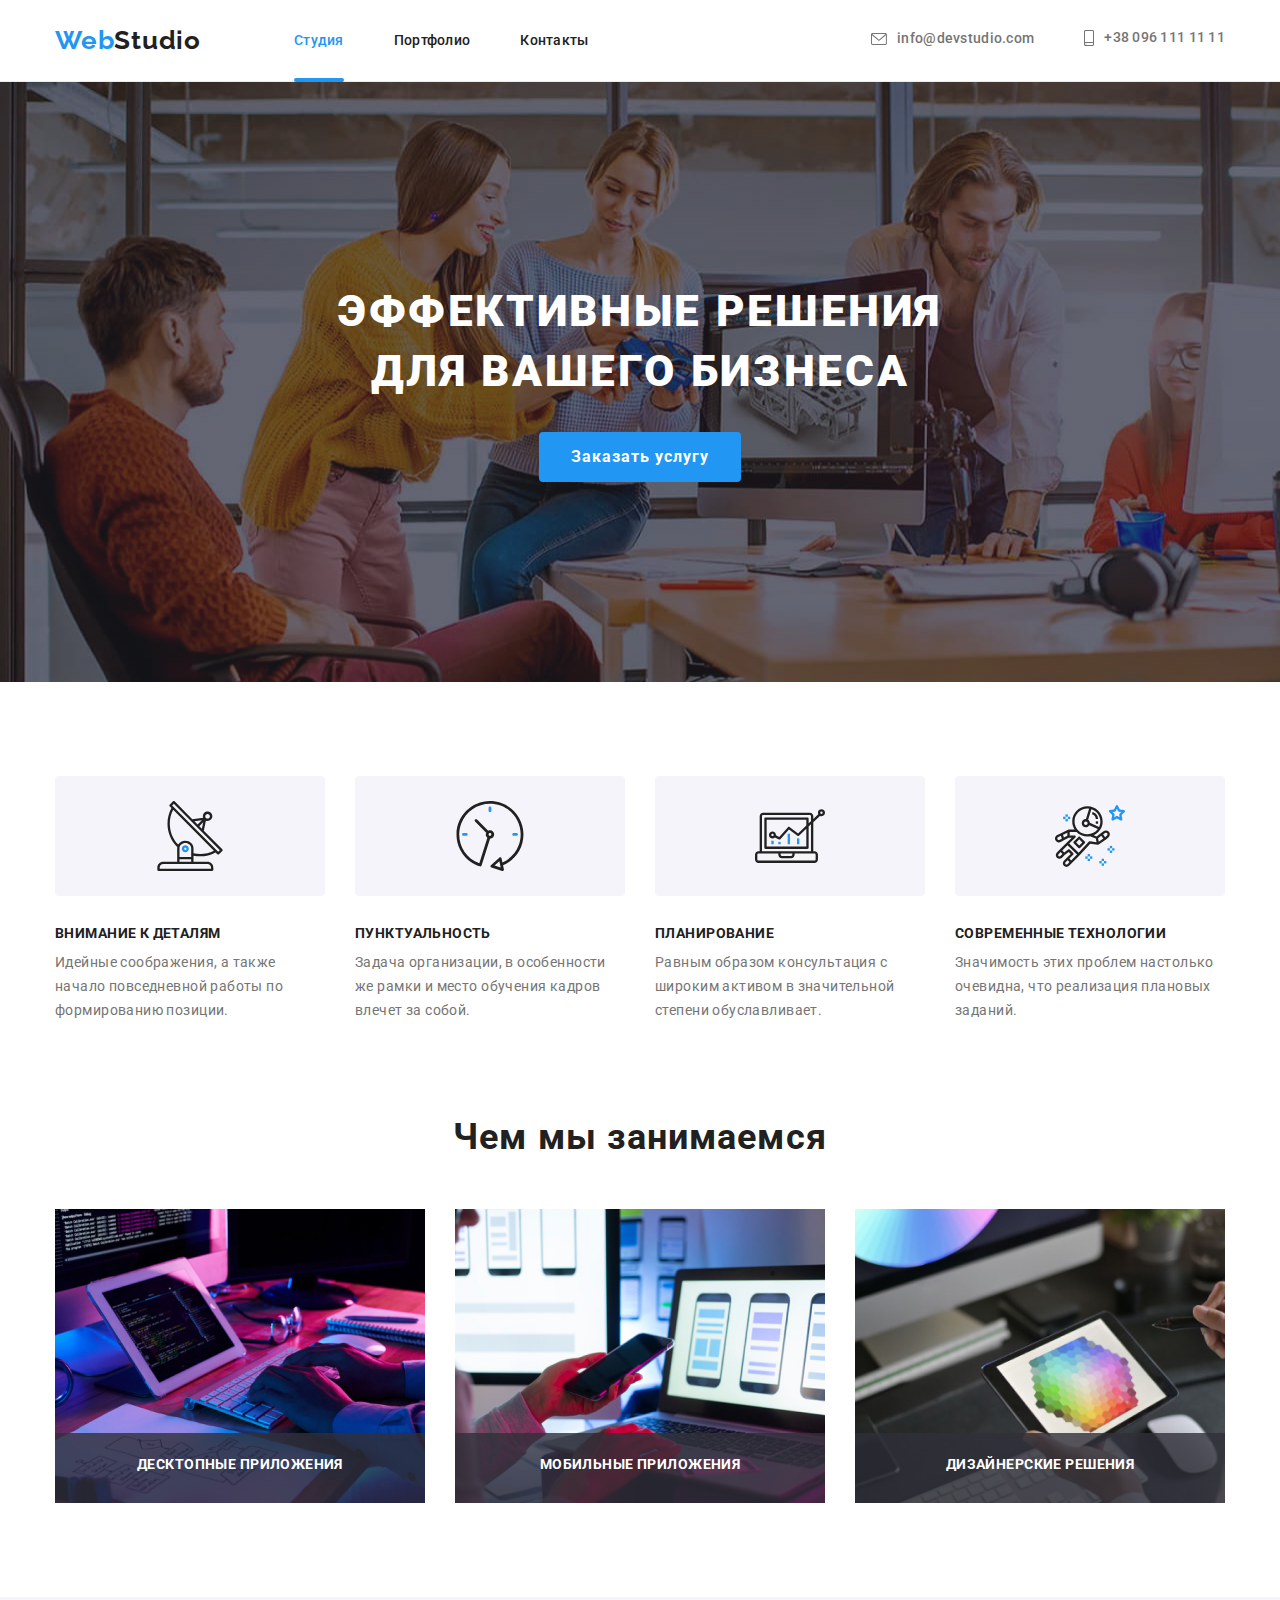
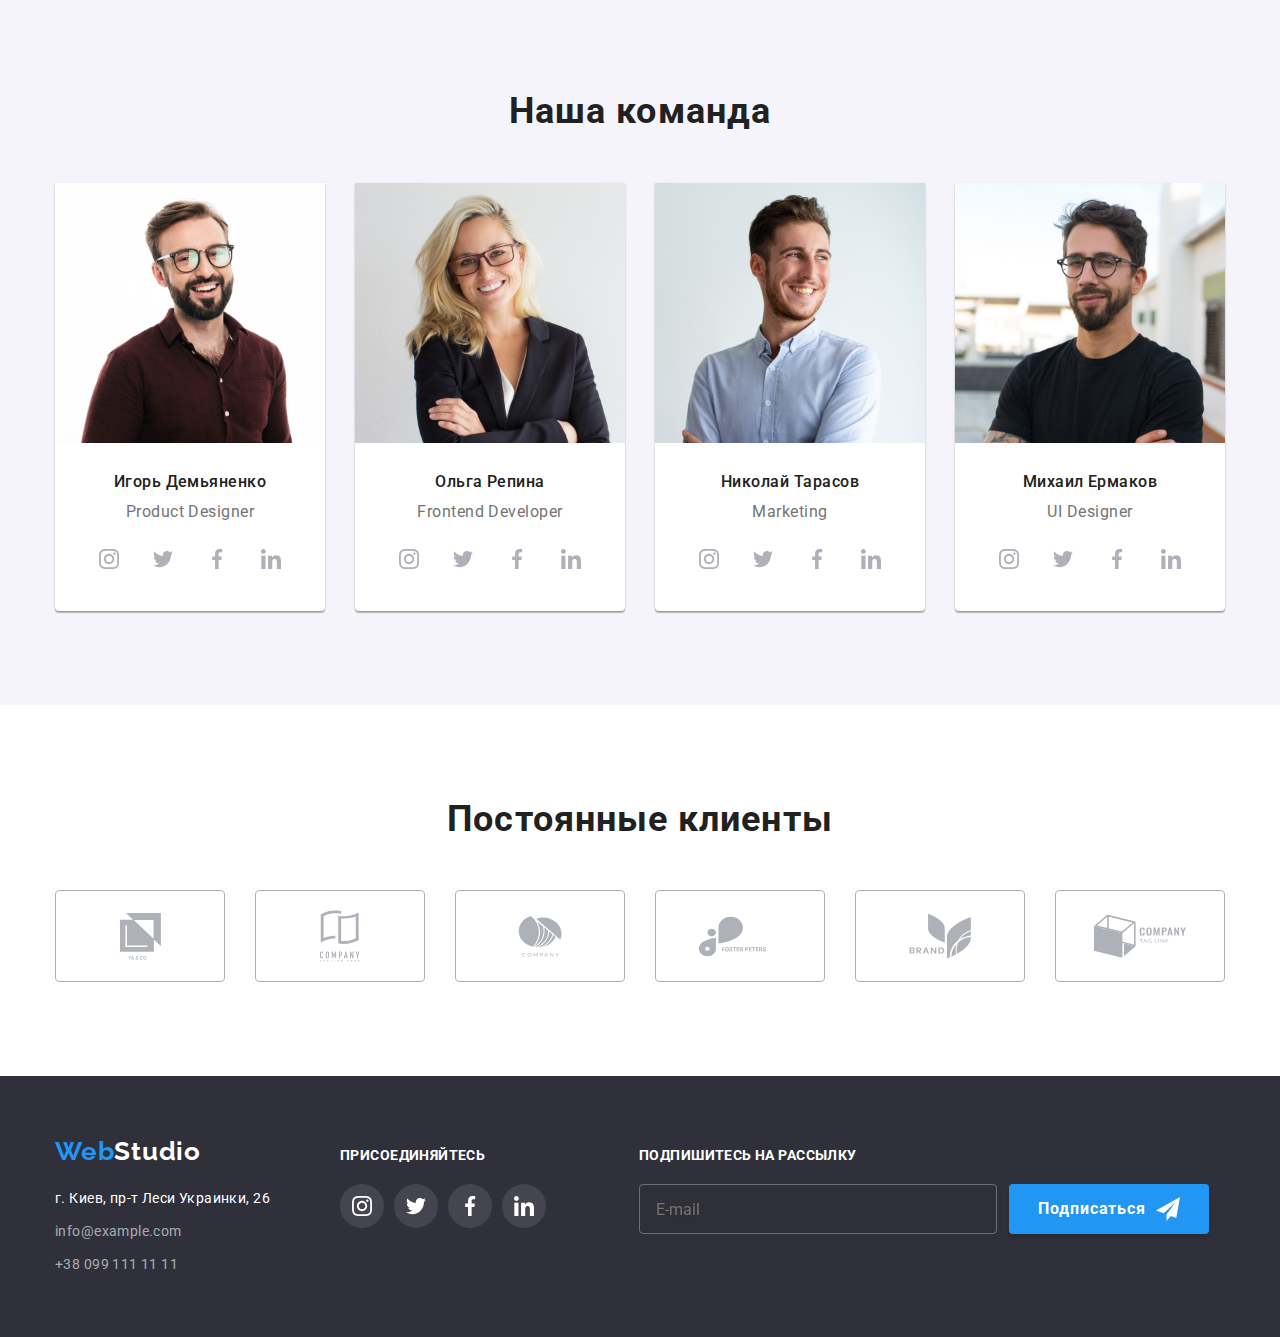
<file: index.html>
<!DOCTYPE html>
<html lang="ru">

<head>
  <meta charset="UTF-8" />
  <meta http-equiv="X-UA-Compatible" content="IE=edge" />
  <meta name="viewport" content="width=device-width, initial-scale=1.0" />
  <title>Document</title>
  <link rel="stylesheet"
    href="https://cdnjs.cloudflare.com/ajax/libs/modern-normalize/1.0.0/modern-normalize.min.css" />
  <link href="https://fonts.googleapis.com/css2?family=Raleway:wght@700&family=Roboto:wght@400;500;700;900&display=swap"
    rel="stylesheet" />
  <link rel="stylesheet" href="https://cdnjs.cloudflare.com/ajax/libs/animate.css/4.1.1/animate.min.css" />
  <link rel="stylesheet" href="https://cdnjs.cloudflare.com/ajax/libs/modern-normalize/1.0.0/modern-normalize.min.css"
    integrity="sha512-ISS7cAi1PEhQ8jnbJpJZMd29NlhNj4AWYyLOSp2CE/CsHxTCu+r+t0D2yoJudVrd0/8fTVPUVDzY5Tvli75u/g=="
    crossorigin="anonymous" />
  <link rel="stylesheet" href="./css/styles.css" />
</head>

<body>
  <header class="header">
    <div class="container header-container">
      <nav class="navigation">
        <a class="logo-link link animate__heartBeat" href="./index.html"><span class="logo-color">Web</span>Studio</a>
        <ul class="menu list">
          <li class="menu-item">
            <a class="menu-link navigation-studio-link current link" href="">Студия</a>
          </li>
          <li class="menu-item">
            <a class="menu-link navigation-portfolio-link link" href="./portfolio.html">Портфолио</a>
          </li>
          <li class="menu-item">
            <a class="menu-link navigation-contacts-link link" href="">Контакты</a>
          </li>
        </ul>
      </nav>
      <ul class="header-contacts list">
        <li class="header-contacts-link header-contacts-mail">
          <a class="contacts-link link" href="mailto:info@devstudio.com">
            <svg class="mail-icon header-icon">
              <use href="./images/icons.svg#mail"></use>
            </svg>info@devstudio.com
          </a>
        </li>
        <li class="header-contacts-link">
          <a class="contacts-link link" href="tel:+380961111111">
            <svg class="phone-icon header-icon">
              <use href="./images/icons.svg#smartphone"></use>
            </svg>+38 096 111 11 11
          </a>
        </li>
      </ul>
    </div>
  </header>
  <main>
    <section class="hero section">
      <div class="hero-container container">
        <h1 class="hero-title">Эффективные решения<br>для вашего бизнеса</h1>
        <button class="hero-btn" type="button" data-modal-open><span class="hero-text-btn">Заказать
            услугу</span></button>
      </div>
    </section>
    <section class="section">
      <div class="container">
        <h2 hidden>преимущества</h2>
        <ul class="advantages-list list">
          <li class="advantages-item">
            <div class="advantages-item-img">
              <svg class="advantages-item-icon">
                <use href="./images/icons.svg#antenna"></use>
              </svg>
            </div>
            <h3 class="advantages">Внимание к деталям</h3>
            <p class="advantages-description">
              Идейные соображения, а также начало повседневной работы по
              формированию позиции.
            </p>
          </li>
          <li class="advantages-item">
            <div class="advantages-item-img">
              <svg class="advantages-item-icon">
                <use href="./images/icons.svg#clock"></use>
              </svg>
            </div>
            <h3 class="advantages">Пунктуальность</h3>
            <p class="advantages-description">
              Задача организации, в особенности же рамки и место обучения кадров
              влечет за собой.
            </p>
          </li>
          <li class="advantages-item">
            <div class="advantages-item-img">
              <svg class="advantages-item-icon">
                <use href="./images/icons.svg#diagram"></use>
              </svg>
            </div>
            <h3 class="advantages">Планирование</h3>
            <p class="advantages-description">
              Равным образом консультация с широким активом в значительной
              степени обуславливает.
            </p>
          </li>
          <li class="advantages-item">
            <div class="advantages-item-img">
              <svg class="advantages-item-icon">
                <use href="./images/icons.svg#astronaut"></use>
              </svg>
            </div>
            <h3 class="advantages">Современные технологии</h3>
            <p class="advantages-description">
              Значимость этих проблем настолько очевидна, что реализация
              плановых заданий.
            </p>
          </li>
        </ul>
      </div>
    </section>
    <section class="description section">
      <div class="container">
        <h2 class="description-img-section">Чем мы занимаемся</h2>
        <ul class="description-list list">
          <li class="description-list-item">
            <img src="./images/work/img.jpg" alt="человек работает за планшетом" width="370" height="294" />
            <p class="overlay-description">Десктопные приложения</p>
          </li>
          <li class="description-list-item">
            <img src="./images/work/img-1.jpg" alt="человек работает за ноутбуком" width="370" height="294" />
            <p class="overlay-description">Мобильные приложения</p>
          </li>
          <li class="description-list-item">
            <img src="./images/work/img-2.jpg" alt="человек работает за планшетом" width="370" height="294" />
            <p class="overlay-description">Дизайнерские решения</p>
          </li>
        </ul>
      </div>
    </section>
    <section class="team section">
      <div class="container">
        <h2 class="team-section">Наша команда</h2>
        <ul class="team-list list">
          <li class="team-list-item">
            <img src="./images/team/ighor.jpg" alt="Игорь Демьяненко" width="270" height="260" />
            <div class="team-names">
              <h3 class="team-name">Игорь Демьяненко</h3>
              <p class="team-description" lang="en">Product Designer</p>
              <ul class="team-social-links list">
                <li class="social-links-item">
                  <a class="team-link link" href="">
                    <svg class="link-logo">
                      <use href="./images/icons.svg#instagram"></use>
                    </svg>
                  </a>
                </li>
                <li class="social-links-item">
                  <a class="team-link link" href="">
                    <svg class="link-logo">
                      <use href="./images/icons.svg#twitter"></use>
                    </svg>
                  </a>
                </li>
                <li class="social-links-item">
                  <a class="team-link link" href="">
                    <svg class="link-logo">
                      <use href="./images/icons.svg#facebook"></use>
                    </svg>
                  </a>
                </li>
                <li class="social-links-item">
                  <a class="team-link link" href="">
                    <svg class="link-logo">
                      <use href="./images/icons.svg#linkedin"></use>
                    </svg>
                  </a>
                </li>
              </ul>
            </div>
          </li>
          <li class="team-list-item">
            <img src="./images/team/olha.jpg" alt="Ольга Репина" width="270" height="260" />
            <div class="team-names">
              <h3 class="team-name">Ольга Репина</h3>
              <p class="team-description" lang="en">Frontend Developer</p>
              <ul class="team-social-links list">
                <li class="social-links-item">
                  <a class="team-link link" href="">
                    <svg class="link-logo">
                      <use href="./images/icons.svg#instagram"></use>
                    </svg>
                  </a>
                </li>
                <li class="social-links-item">
                  <a class="team-link link" href="">
                    <svg class="link-logo">
                      <use href="./images/icons.svg#twitter"></use>
                    </svg>
                  </a>
                </li>
                <li class="social-links-item">
                  <a class="team-link link" href="">
                    <svg class="link-logo">
                      <use href="./images/icons.svg#facebook"></use>
                    </svg>
                  </a>
                </li>
                <li class="social-links-item">
                  <a class="team-link link" href="">
                    <svg class="link-logo">
                      <use href="./images/icons.svg#linkedin"></use>
                    </svg>
                  </a>
                </li>
              </ul>
            </div>
          </li>
          <li class="team-list-item">
            <img src="./images/team/nikolai.jpg" alt="Николай Тарасов" width="270" height="260" />
            <div class="team-names">
              <h3 class="team-name">Николай Тарасов</h3>
              <p class="team-description" lang="en">Marketing</p>
              <ul class="team-social-links list">
                <li class="social-links-item">
                  <a class="team-link link" href="">
                    <svg class="link-logo">
                      <use href="./images/icons.svg#instagram"></use>
                    </svg>
                  </a>
                </li>
                <li class="social-links-item">
                  <a class="team-link link" href="">
                    <svg class="link-logo">
                      <use href="./images/icons.svg#twitter"></use>
                    </svg>
                  </a>
                </li>
                <li class="social-links-item">
                  <a class="team-link link" href="">
                    <svg class="link-logo">
                      <use href="./images/icons.svg#facebook"></use>
                    </svg>
                  </a>
                </li>
                <li class="social-links-item">
                  <a class="team-link link" href="">
                    <svg class="link-logo">
                      <use href="./images/icons.svg#linkedin"></use>
                    </svg>
                  </a>
                </li>
              </ul>
            </div>
          </li>
          <li class="team-list-item">
            <img src="./images/team/mikhail.jpg" alt="Михаил Ермаков" width="270" height="260" />
            <div class="team-names">
              <h3 class="team-name">Михаил Ермаков</h3>
              <p class="team-description" lang="en">UI Designer</p>
              <ul class="team-social-links list">
                <li class="social-links-item">
                  <a class="team-link link" href="">
                    <svg class="link-logo">
                      <use href="./images/icons.svg#instagram"></use>
                    </svg>
                  </a>
                </li>
                <li class="social-links-item">
                  <a class="team-link link" href="">
                    <svg class="link-logo">
                      <use href="./images/icons.svg#twitter"></use>
                    </svg>
                  </a>
                </li>
                <li class="social-links-item">
                  <a class="team-link link" href="">
                    <svg class="link-logo">
                      <use href="./images/icons.svg#facebook"></use>
                    </svg>
                  </a>
                </li>
                <li class="social-links-item">
                  <a class="team-link link" href="">
                    <svg class="link-logo">
                      <use href="./images/icons.svg#linkedin"></use>
                    </svg>
                  </a>
                </li>
              </ul>
            </div>
          </li>
        </ul>
      </div>
    </section>
    <section class="clients section">
      <h2 class="clients-title">Постоянные клиенты</h2>
      <ul class="clients-logo list">
        <li class="clients-logo-item">
          <a class="clients-link link" href="">
            <svg class="clients-img" width="41" height="47">
              <use href="./images/icons.svg#group"></use>
            </svg>
          </a>
        </li>
        <li class="clients-logo-item">
          <a class="clients-link link" href="">
            <svg class="clients-img" width="40" height="52">
              <use href="./images/icons.svg#group-1"></use>
            </svg>
          </a>
        </li>
        <li class="clients-logo-item">
          <a class="clients-link link" href="">
            <svg class="clients-img" width="44" height="42">
              <use href="./images/icons.svg#group-2"></use>
            </svg>
          </a>
        </li>
        <li class="clients-logo-item">
          <a class="clients-link link" href="">
            <svg class="clients-img" width="85" height="41">
              <use href="./images/icons.svg#group-3"></use>
            </svg>
          </a>
        </li>
        <li class="clients-logo-item">
          <a class="clients-link link" href="">
            <svg class="clients-img" width="63" height="46">
              <use href="./images/icons.svg#group-4"></use>
            </svg>
          </a>
        </li>
        <li class="clients-logo-item">
          <a class="clients-link link" href="">
            <svg class="clients-img" width="94" height="44">
              <use href="./images/icons.svg#group-5"></use>
            </svg>
          </a>
        </li>
      </ul>

    </section>
  </main>
  <footer class="footer">
    <div class="container footer-container">
      <div class="footer-contacts-container">
        <a class="link logo-footer" href="./index.html"><span class="logo-color">Web</span><span
            class="logo-color-footer">Studio</span></a>
        <address class="address">
          <ul class="list address-list">
            <li class="address-item">
              <a class="link footer-address" href="https://goo.gl/maps/gmyN3H9MREYgAvKb9" target="_blank"
                rel="noopener noreferrer">г. Киев, пр-т Леси Украинки, 26</a>
            </li>
            <li class="address-item">
              <a class="link footer-adds" href="mailto:info@example.com">info@example.com</a>
            </li>
            <li class="address-item">
              <a class="link footer-adds" href="tel:+380991111111">+38 099 111 11 11</a>
            </li>
          </ul>
        </address>
      </div>
      <div class="social-list-container">
        <h3 class="join">ПРИСОЕДИНЯЙТЕСЬ</h3>
        <ul class="social-list list">
          <li class="social-list-item">
            <a href="#" class="social-list-item-link link">
              <svg class="social-list-icon">
                <use href="./images/icons.svg#instagram"></use>
              </svg>
            </a>
          </li>
          <li class="social-list-item">
            <a href="#" class="social-list-item-link link">
              <svg class="social-list-icon">
                <use href="./images/icons.svg#twitter"></use>
              </svg>
            </a>
          </li>
          <li class="social-list-item">
            <a href="#" class="social-list-item-link link">
              <svg class="social-list-icon">
                <use href="./images/icons.svg#facebook"></use>
              </svg>
            </a>
          </li>
          <li class="social-list-item">
            <a href="#" class="social-list-item-link link">
              <svg class="social-list-icon">
                <use href="./images/icons.svg#linkedin"></use>
              </svg>
            </a>
          </li>
        </ul>
      </div>
      <div class="subscribe">
        <p class="subscribe-title">Подпишитесь на рассылку</p>
        <form action="#" class="footer-form">
          <input type="email" name="user-email" class="subscribe-mail" placeholder="E-mail" required>
          <button type="submit" class="subscribe-btn">Подписаться
            <svg class="send-icon">
              <use href="./images/icons.svg#send"></use>
            </svg>
          </button>
        </form>
      </div>
    </div>
  </footer>

  <!-- MODALS -->

  <div class="backdrop is-hidden" data-modal>
    <div class="modal">
      <button type="button" class="modal-close-btn" data-modal-close>
        <a href="#" class="close-btn-link link">
          <svg class="close-btn-icon">
            <use href="./images/icons.svg#close"></use>
          </svg>
        </a>
      </button>
      <form action="#" method="GET" class="modal-form">
        <p class="modal-form-head">Оставьте свои данные, мы вам перезвоним</p>
        <label class="modal-form-field">
          Имя
          <span class="modal-form-input-wrapper">
            <input type="text" name="user-name" class="modal-form-input" minlength="2" required placeholder="Yulia">
            <svg class="modal-form-icon">
              <use href="./images/icons.svg#name"></use>
            </svg>
          </span>
        </label>
        <label class="modal-form-field">
          Телефон
          <span class="modal-form-input-wrapper">
            <input type="tel" name="user-phone" class="modal-form-input" required
              pattern="[0-9]{3}-[0-9]{3}-[0-9]{2}-[0-9]{2}" title="096-1111111" placeholder="011-2223344">
            <svg class="modal-form-icon">
              <use href="./images/icons.svg#phone"></use>
            </svg>
          </span>
        </label>
        <label class="modal-form-field">
          Почта
          <span class="modal-form-input-wrapper">
            <input type="email" name="user-email" class="modal-form-input" placeholder="example@mail.com" required>
            <svg class="modal-form-icon">
              <use href="./images/icons.svg#email"></use>
            </svg>
          </span>
        </label>
        <label class="modal-form-field">
          Комментарий
          <textarea name="user-message" class="modal-form-message" placeholder="Введите текст"></textarea>
        </label>
        <input type="checkbox" name="user-policy" class="modal-form-checkbox visually-hidden" id="checkbox-policy"
          required>
        <label for="checkbox-policy" class="modal-form-checkbox-policy">Соглашаюсь с рассылкой и принимаю <a
            class="modal-form-policy-link" href="">Условия
            договора</a></label>
        <button type="submit" class="modal-form-btn">Отправить</button>
      </form>
    </div>
  </div>
  <script src="./js/modal.js"></script>
</body>

</html>
</file>
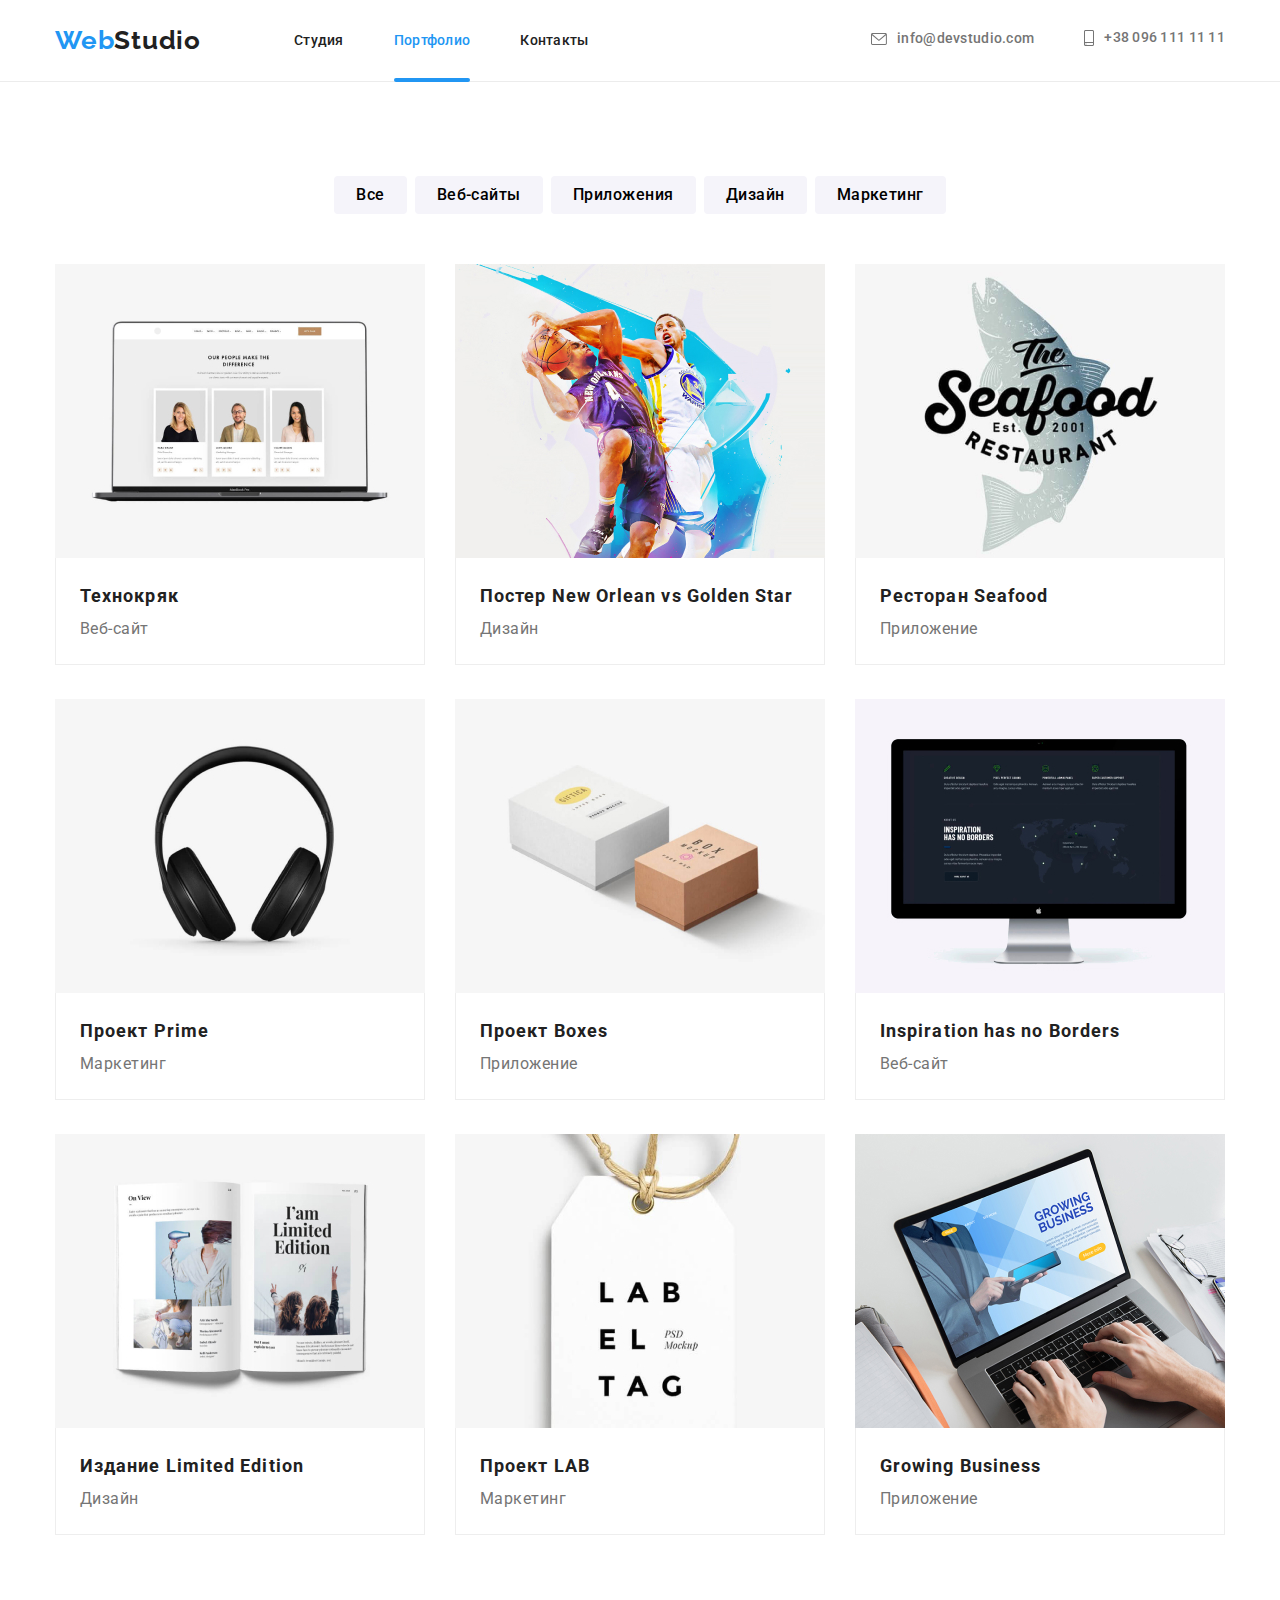
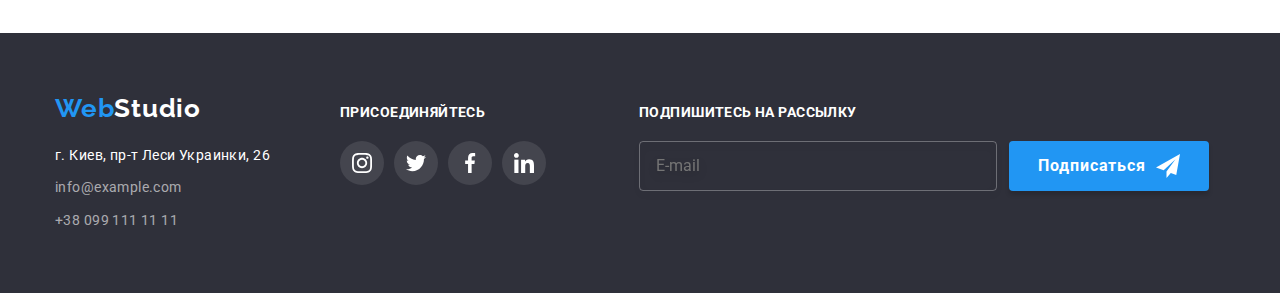
<file: portfolio.html>
<!DOCTYPE html>
<html lang="en">

<head>
  <meta charset="UTF-8" />
  <meta http-equiv="X-UA-Compatible" content="IE=edge" />
  <meta name="viewport" content="width=device-width, initial-scale=1.0" />
  <title>Document</title>
  <link rel="stylesheet"
    href="https://cdnjs.cloudflare.com/ajax/libs/modern-normalize/1.0.0/modern-normalize.min.css" />
  <link href="https://fonts.googleapis.com/css2?family=Raleway:wght@700&family=Roboto:wght@400;500;700;900&display=swap"
    rel="stylesheet" />
  <link rel="stylesheet" href="https://cdnjs.cloudflare.com/ajax/libs/animate.css/4.1.1/animate.min.css" />
  <link rel="stylesheet" href="https://cdnjs.cloudflare.com/ajax/libs/modern-normalize/1.0.0/modern-normalize.min.css"
    integrity="sha512-ISS7cAi1PEhQ8jnbJpJZMd29NlhNj4AWYyLOSp2CE/CsHxTCu+r+t0D2yoJudVrd0/8fTVPUVDzY5Tvli75u/g=="
    crossorigin="anonymous" />
  <link rel="stylesheet" href="./css/styles.css" />
</head>

<body>
  <header class="header">
    <div class="container header-container">
      <nav class="navigation">
        <a class="logo-link link" href="./index.html"><span class="logo-color">Web</span>Studio</a>
        <ul class="menu list">
          <li class="menu-item">
            <a class="menu-link navigation-studio-link link" href="./index.html">Студия</a>
          </li>
          <li class="menu-item">
            <a class="menu-link navigation-portfolio-link current link" href="">Портфолио</a>
          </li>
          <li class="menu-item">
            <a class="menu-link navigation-contacts-link link" href="">Контакты</a>
          </li>
        </ul>
      </nav>
      <ul class="header-contacts list">
        <li class="header-contacts-link header-contacts-mail">
          <a class="contacts-link link" href="mailto:info@devstudio.com">
            <svg class="mail-icon header-icon">
              <use href="./images/icons.svg#mail"></use>
            </svg>info@devstudio.com
          </a>
        </li>
        <li class="header-contacts-link">
          <a class="contacts-link link" href="tel:+380961111111">
            <svg class="phone-icon header-icon">
              <use href="./images/icons.svg#smartphone"></use>
            </svg>+38 096 111 11 11
          </a>
        </li>
      </ul>
    </div>
  </header>
  <main>
    <section class="portfolio-section section">
      <div class="container">
        <h1 hidden>портфолио</h1>
        <ul class="btn-container list">
          <li class="btn-list">
            <button class="portfolio-btns" type="button">Все</button>
          </li>
          <li class="btn-list">
            <button class="portfolio-btns" type="button">Веб-сайты</button>
          </li>
          <li class="btn-list">
            <button class="portfolio-btns" type="button">Приложения</button>
          </li>
          <li class="btn-list">
            <button class="portfolio-btns" type="button">Дизайн</button>
          </li>
          <li class="btn-list">
            <button class="portfolio-btns" type="button">Маркетинг</button>
          </li>
        </ul>
        <ul class="portfolio-list list">
          <li class="portfolio-list-item">
            <a href="" class="project-link link">
              <div class="portfolio-list-wrapper">
                <img src="./images/portfolio/portfolio1.jpg" alt="сайт Технокряка" width="370" height="294" />
                <p class="overlay">
                  Технокряк это современная площадка распространения коронавируса. Компании
                  используют эту платформу для цифрового шпионажа и атак на защищённые сервера
                  конкурентов.
                </p>
              </div>
              <div class="portfolio-project-name">
                <h2 class="portfolio-catalog">Технокряк</h2>
                <p class="portfolio-description">Веб-сайт</p>
              </div>
            </a>
          </li>
          <li class="portfolio-list-item">
            <a href="" class="project-link link">
              <div class="portfolio-list-wrapper">
                <img src="./images/portfolio/portfolio2.jpg" alt="Постер" width="370" height="294" />
                <p class="overlay">Технокряк это современная площадка распространения коронавируса. Компании
                  используют эту платформу для цифрового шпионажа и атак на защищённые сервера
                  конкурентов.</p>
              </div>
              <div class="portfolio-project-name">
                <h2 class="portfolio-catalog">Постер New Orlean vs Golden Star</h2>
                <p class="portfolio-description">Дизайн</p>
              </div>
            </a>
          </li>
          <li class="portfolio-list-item">
            <a href="" class="project-link link">
              <div class="portfolio-list-wrapper">
                <img src="./images/portfolio/portfolio3.jpg" alt="Лого ресторана" width="370" height="294" />
                <p class="overlay">Технокряк это современная площадка распространения коронавируса. Компании
                  используют эту платформу для цифрового шпионажа и атак на защищённые сервера
                  конкурентов.</p>
              </div>
              <div class="portfolio-project-name">
                <h2 class="portfolio-catalog">Ресторан Seafood</h2>
                <p class="portfolio-description">Приложение</p>
              </div>
            </a>
          </li>
          <li class="portfolio-list-item">
            <a href="" class="project-link link">
              <div class="portfolio-list-wrapper">
                <img src="./images/portfolio/portfolio4.jpg" alt="Наушники" width="370" height="294" />
                <p class="overlay">Технокряк это современная площадка распространения коронавируса. Компании
                  используют эту платформу для цифрового шпионажа и атак на защищённые сервера
                  конкурентов.</p>
              </div>
              <div class="portfolio-project-name">
                <h2 class="portfolio-catalog">Проект Prime</h2>
                <p class="portfolio-description">Маркетинг</p>
              </div>
            </a>
          </li>
          <li class="portfolio-list-item">
            <a href="" class="project-link link">
              <div class="portfolio-list-wrapper">
                <img src="./images/portfolio/portfolio5.jpg" alt="Две коробки" width="370" height="294" />
                <p class="overlay">Технокряк это современная площадка распространения коронавируса. Компании
                  используют эту платформу для цифрового шпионажа и атак на защищённые сервера
                  конкурентов.</p>
              </div>
              <div class="portfolio-project-name">
                <h2 class="portfolio-catalog">Проект Boxes</h2>
                <p class="portfolio-description">Приложение</p>
              </div>
            </a>
          </li>
          <li class="portfolio-list-item">
            <a href="" class="project-link link">
              <div class="portfolio-list-wrapper">
                <img src="./images/portfolio/portfolio6.jpg" alt="АйМак" width="370" height="294" />
                <p class="overlay">Технокряк это современная площадка распространения коронавируса. Компании
                  используют эту платформу для цифрового шпионажа и атак на защищённые сервера
                  конкурентов.</p>
              </div>
              <div class="portfolio-project-name">
                <h2 class="portfolio-catalog">Inspiration has no Borders</h2>
                <p class="portfolio-description">Веб-сайт</p>
              </div>
            </a>
          </li>
          <li class="portfolio-list-item">
            <a href="" class="project-link link">
              <div class="portfolio-list-wrapper">
                <img src="./images/portfolio/portfolio7.jpg" alt="Книга" width="370" height="294" />
                <p class="overlay">Технокряк это современная площадка распространения коронавируса. Компании
                  используют эту платформу для цифрового шпионажа и атак на защищённые сервера
                  конкурентов.</p>
              </div>
              <div class="portfolio-project-name">
                <h2 class="portfolio-catalog">Издание Limited Edition</h2>
                <p class="portfolio-description">Дизайн</p>
              </div>
            </a>
          </li>
          <li class="portfolio-list-item">
            <a href="" class="project-link link">
              <div class="portfolio-list-wrapper">
                <img src="./images/portfolio/portfolio8.jpg" alt="Бирка" width="370" height="294" />
                <p class="overlay">Технокряк это современная площадка распространения коронавируса. Компании
                  используют эту платформу для цифрового шпионажа и атак на защищённые сервера
                  конкурентов.</p>
              </div>
              <div class="portfolio-project-name">
                <h2 class="portfolio-catalog">Проект LAB</h2>
                <p class="portfolio-description">Маркетинг</p>
              </div>
            </a>
          </li>
          <li class="portfolio-list-item">
            <a href="" class="project-link link">
              <div class="portfolio-list-wrapper">
                <img src="./images/portfolio/portfolio9.jpg" alt="Человек работает на ноутбуке" width="370"
                  height="294" />
                <p class="overlay">Технокряк это современная площадка распространения коронавируса. Компании
                  используют эту платформу для цифрового шпионажа и атак на защищённые сервера
                  конкурентов.</p>
              </div>
              <div class="portfolio-project-name">
                <h2 class="portfolio-catalog">Growing Business</h2>
                <p class="portfolio-description">Приложение</p>
              </div>
            </a>
          </li>
        </ul>
      </div>
    </section>
  </main>
  <footer class="footer">
    <div class="container footer-container">
      <div class="footer-contacts-container">
        <a class="link logo-footer" href="./index.html"><span class="logo-color">Web</span><span
            class="logo-color-footer">Studio</span></a>
        <address class="address">
          <ul class="list address-list">
            <li class="address-item">
              <a class="link footer-address" href="https://goo.gl/maps/gmyN3H9MREYgAvKb9" target="_blank"
                rel="noopener noreferrer">г. Киев, пр-т Леси Украинки, 26</a>
            </li>
            <li class="address-item">
              <a class="link footer-adds" href="mailto:info@example.com">info@example.com</a>
            </li>
            <li class="address-item">
              <a class="link footer-adds" href="tel:+380991111111">+38 099 111 11 11</a>
            </li>
          </ul>
        </address>
      </div>
      <div class="social-list-container">
        <h3 class="join">ПРИСОЕДИНЯЙТЕСЬ</h3>
        <ul class="social-list list">
          <li class="social-list-item">
            <a href="#" class="social-list-item-link link">
              <svg class="social-list-icon">
                <use href="./images/icons.svg#instagram"></use>
              </svg>
            </a>
          </li>
          <li class="social-list-item">
            <a href="#" class="social-list-item-link link">
              <svg class="social-list-icon">
                <use href="./images/icons.svg#twitter"></use>
              </svg>
            </a>
          </li>
          <li class="social-list-item">
            <a href="#" class="social-list-item-link link">
              <svg class="social-list-icon">
                <use href="./images/icons.svg#facebook"></use>
              </svg>
            </a>
          </li>
          <li class="social-list-item">
            <a href="#" class="social-list-item-link link">
              <svg class="social-list-icon">
                <use href="./images/icons.svg#linkedin"></use>
              </svg>
            </a>
          </li>
        </ul>
      </div>
      <div class="subscribe">
        <p class="subscribe-title">Подпишитесь на рассылку</p>
        <form action="#" class="footer-form">
          <input type="email" name="user-email" class="subscribe-mail" placeholder="E-mail" required>
          <button type="submit" class="subscribe-btn">Подписаться
            <svg class="send-icon">
              <use href="./images/icons.svg#send"></use>
            </svg>
          </button>
        </form>
      </div>
    </div>
  </footer>
</body>

</html>
</file>
<file: css/styles.css>
:root {
  --main-color: #212121;
  --second-color: #757575;
  --hover-color: #2196f3;
  --white-color: #ffffff;
}

h1,
h2,
h3,
h4,
h5,
h6,
p {
  margin-top: 0;
  margin-bottom: 0;
}

ul,
ol {
  margin-top: 0;
  margin-bottom: 0;
  padding-left: 0;
}

img {
  display: block;
}

.container {
  width: 1200px;
  padding-left: 15px;
  padding-right: 15px;
  margin: 0 auto;
}

.visually-hidden {
  position: absolute !important;
  clip: rect(1px 1px 1px 1px); /* IE6, IE7 */
  clip: rect(1px, 1px, 1px, 1px);
  padding: 0 !important;
  border: 0 !important;
  height: 1px !important;
  width: 1px !important;
  overflow: hidden;
}

body {
  font-family: 'Roboto', sans-serif;
  color: var(--main-color);
}

.link {
  text-decoration: none;
  color: inherit;
}
.list {
  list-style: none;
}

.section {
  padding: 94px 0;
}

/* HEADER */

.header {
  padding-top: 25px;
  padding-bottom: 25px;
  border-bottom: 1px solid #ececec;
}

.header-container {
  display: flex;
  align-items: center;
}

.navigation {
  display: flex;
  align-items: center;
}

.menu {
  display: flex;
  align-items: center;
}

.header-contacts {
  display: flex;
  align-items: center;
}

.logo-link {
  font-family: 'Raleway', sans-serif;
  font-weight: bold;
  font-size: 26px;
  line-height: 1.19;
  letter-spacing: 0.03em;
  margin-right: 93px;
  animation-duration: 1000ms;
  animation-iteration-count: 3;
}

.logo-color {
  color: var(--hover-color);
}

.portfolio-link,
.studio-link {
  color: var(--hover-color);
}

.menu-item:not(:last-child) {
  margin-right: 50px;
}

.menu-link {
  font-weight: 500;
  font-size: 14px;
  line-height: 1.14;
  letter-spacing: 0.02em;
  transition: color 250ms cubic-bezier(0.4, 0, 0.2, 1);
}

.menu-link:hover,
.menu-link:focus {
  color: var(--hover-color);
}

.current {
  color: var(--hover-color);
}

.header-contacts {
  margin-left: auto;
}

.header-contacts-mail {
  margin-right: 50px;
}

.contacts-link {
  display: inline-flex;
  align-items: center;
  font-family: 'Roboto', sans-serif;
  font-weight: 500;
  font-size: 14px;
  line-height: 1.14;
  letter-spacing: 0.02em;
  color: var(--second-color);
  transition: color 250ms cubic-bezier(0.4, 0, 0.2, 1);
}

.contacts-link:hover,
.contacts-link:focus {
  color: var(--hover-color);
}

.header-icon {
  display: block;
  fill: currentColor;
  margin-right: 10px;
}

.phone-icon {
  width: 10px;
  height: 16px;
}
.mail-icon {
  width: 16px;
  height: 12px;
}

.current {
  position: relative;
}

.current::after {
  position: absolute;
  left: 0;
  bottom: 0;
  top: 46px;
  display: block;
  content: '';
  height: 4px;
  width: 100%;
  border-radius: 2px;
  background-color: var(--hover-color);
}

/* HERO */

.hero {
  background-color: #2f303a;
  background-image: linear-gradient(rgba(47, 48, 58, 0.4), rgba(47, 48, 58, 0.4)),
    url(../images/hero-image.jpg);
  color: var(--white-color);
  padding-top: 200px;
  padding-bottom: 200px;
}

.hero-container {
  text-align: center;
}

.hero-title {
  font-family: 'Roboto', sans-serif;
  font-weight: 900;
  font-size: 44px;
  line-height: 1.36;
  text-align: center;
  letter-spacing: 0.06em;
  text-transform: uppercase;
  margin-bottom: 30px;
}

.hero-btn {
  font-weight: 700;
  font-size: 16px;
  line-height: 1.87;
  background: var(--hover-color);
  color: var(--white-color);
  cursor: pointer;
  border: none;
  letter-spacing: 0.06em;
  text-transform: inherit;
  border-radius: 4px;
  padding: 10px 32px;
  position: relative;
  align-items: center;
}

.hero-text-btn {
  font-family: 'Roboto', sans-serif;
  font-weight: 700;
  font-size: 16px;
  line-height: 1.87;
  display: flex;
  align-items: center;
  text-align: center;
  letter-spacing: 0.06em;
  color: var(--white-color);
}

/* ADVANTAGES */

.advantages-list {
  display: flex;
}

.advantages-item {
  width: 270px;
}

.advantages-item:not(:last-child) {
  margin-right: 30px;
}

.advantages-item-img {
  font-family: 'Roboto', sans-serif;
  width: 270px;
  height: 120px;
  background-color: #f5f4fa;
  justify-content: center;
  align-items: center;
  display: inline-flex;
  margin-bottom: 30px;
  border-radius: 4px;
}

.advantages-item-icon {
  width: 70px;
  height: 70px;
}

.advantages {
  font-family: 'Roboto', sans-serif;
  font-weight: 700;
  font-size: 14px;
  line-height: 1.14;
  letter-spacing: 0.03em;
  text-transform: uppercase;
  color: var(--main-color);
  margin-bottom: 10px;
}

.advantages-description {
  font-family: 'Roboto', sans-serif;
  font-weight: 400;
  font-size: 14px;
  line-height: 1.71;
  letter-spacing: 0.03em;
  color: var(--second-color);
}

/* DESCRIPTION */

.description {
  padding-top: 0;
}

.description-list {
  display: flex;
  justify-content: space-between;
  flex-wrap: wrap;
}

.description-img-section {
  font-family: 'Roboto', sans-serif;
  font-weight: 700;
  font-size: 36px;
  line-height: 1.16;
  text-align: center;
  letter-spacing: 0.03em;
  color: var(--main-color);
  margin-bottom: 50px;
}

.description-list-item {
  position: relative;
  overflow: hidden;
}

.overlay-description {
  position: absolute;
  top: 224px;
  height: 100%;
  width: 100%;
  font-family: 'Roboto', sans-serif;
  font-weight: 700;
  font-size: 14px;
  line-height: 1.14;
  color: var(--white-color);
  overflow: auto;
  padding-top: 24px;
  padding-bottom: 24px;
  background-color: rgba(47, 48, 58, 0.8);
  text-align: center;
  text-transform: uppercase;
  letter-spacing: 0.03em;
}

/* TEAM */

.team {
  background: #f5f4fa;
  padding-bottom: 94px;
}

.team-list-item {
  margin-left: 30px;
  margin-top: 50px;
  flex-basis: calc((100% - 120px) / 4);
  background: var(--white-color);
  box-shadow: 0px 1px 3px rgba(0, 0, 0, 0.12), 0px 1px 1px rgba(0, 0, 0, 0.14),
    0px 2px 1px rgba(0, 0, 0, 0.2);
  border-radius: 0px 0px 4px 4px;
}

.team-list {
  display: flex;
  flex-wrap: wrap;
  margin-left: -30px;
  margin-top: -50px;
}

.team-section {
  font-family: 'Roboto', sans-serif;
  font-weight: 700;
  font-size: 36px;
  line-height: 1.16;
  text-align: center;
  letter-spacing: 0.03em;
  color: var(--main-color);
  margin-bottom: 50px;
}

.team-names {
  padding-top: 30px;
  padding-bottom: 30px;
}

.team-name {
  font-family: 'Roboto', sans-serif;
  font-weight: 500;
  font-size: 16px;
  line-height: 1.18;
  text-align: center;
  letter-spacing: 0.03em;
  color: var(--main-color);
  margin-bottom: 10px;
}

.team-description {
  font-family: 'Roboto', sans-serif;
  font-weight: 400;
  font-size: 16px;
  line-height: 19px;
  text-align: center;
  letter-spacing: 0.03em;
  color: var(--second-color);
}

.team-social-links {
  display: flex;
  justify-content: center;
  margin-top: 16px;
  padding: 0 32px;
}

.social-links-item:not(:last-child) {
  padding-right: 10px;
}

.team-link {
  display: flex;
  justify-content: center;
  align-items: center;
  width: 44px;
  height: 44px;
  border-radius: 50%;
  background-color: var(--white-color);
  transition: background-color 250ms cubic-bezier(0.4, 0, 0.2, 1),
    color 250ms cubic-bezier(0.4, 0, 0.2, 1);
}

.team-link:hover,
.team-link:focus {
  background-color: var(--hover-color);
  color: var(--white-color);
}

.team-link .link-logo {
  display: block;
  height: 20px;
  width: 20px;
  fill: #afb1b8;
  transition: fill 250ms cubic-bezier(0.4, 0, 0.2, 1);
}

.team-link:hover .link-logo,
.team-link:focus .link-logo {
  fill: var(--white-color);
}

/* CLIENTS */

.clients-title {
  font-family: 'Roboto', sans-serif;
  font-style: normal;
  font-weight: 700;
  font-size: 36px;
  line-height: 1.16;
  text-align: center;
  letter-spacing: 0.03em;
  color: var(--main-color);
  margin-bottom: 50px;
}

.clients-logo {
  display: flex;
  justify-content: center;
}

.clients-link {
  display: flex;
  justify-content: center;
  align-items: center;
  width: 170px;
  height: 92px;
  border: 1px solid #afb1b8;
  box-sizing: border-box;
  border-radius: 4px;
  transition: border-color 250ms cubic-bezier(0.4, 0, 0.2, 1);
}

.clients-logo-item:not(:last-child) {
  margin-right: 30px;
}

.clients-link:hover,
.clients-link:focus {
  border-color: var(--hover-color);
}

.clients-img {
  fill: #afb1b8;
  transition: fill 250ms cubic-bezier(0.4, 0, 0.2, 1);
}

.clients-link:hover .clients-img,
.clients-link:focus .clients-img {
  fill: var(--hover-color);
}

/* FOOTER */

.footer-container {
  display: flex;
  align-items: baseline;
}

.address {
  font-style: inherit;
  margin-top: 20px;
}

.footer {
  background: #2f303a;
}

.footer {
  padding-top: 60px;
  padding-bottom: 60px;
}

.logo-footer {
  font-family: 'Raleway', sans-serif;
  font-weight: 700;
  font-size: 26px;
  line-height: 1.19;
  letter-spacing: 0.03em;
}

.logo-color-footer {
  color: var(--white-color);
}

.footer-address {
  font-family: 'Roboto', sans-serif;
  font-weight: 400;
  font-size: 14px;
  line-height: 1.71;
  letter-spacing: 0.03em;
  color: var(--white-color);
}

.address-list .address-item:not(:last-child) {
  margin-bottom: 9px;
}

.footer-adds {
  font-family: 'Roboto', sans-serif;
  font-weight: 400;
  font-size: 14px;
  line-height: 1.71;
  letter-spacing: 0.03em;
  color: rgba(255, 255, 255, 0.6);
  margin-bottom: 9px;
}

.social-list-container {
  margin-left: 70px;
}

.social-list {
  display: flex;
  margin-top: 20px;
}

.join {
  font-family: 'Roboto', sans-serif;
  font-weight: 700;
  font-size: 14px;
  line-height: 1.14;
  letter-spacing: 0.03em;
  text-transform: uppercase;
  color: var(--white-color);
}

.social-list-item:not(:last-child) {
  margin-right: 10px;
}

.social-list-item-link {
  display: flex;
  justify-content: center;
  align-items: center;
  width: 44px;
  height: 44px;
  border-radius: 50%;
  background-color: rgba(255, 255, 255, 0.1);
  fill: var(--white-color);
  transition: background-color 250ms cubic-bezier(0.4, 0, 0.2, 1);
}

.social-list-item-link:hover,
.social-list-item-link:focus {
  background-color: var(--hover-color);
}

.social-list-icon {
  width: 20px;
  height: 20px;
  fill: var(--white-color);
}

.subscribe {
  margin-left: 93px;
}

.footer-form {
  display: flex;
}

.subscribe-title {
  font-family: 'Roboto', sans-serif;
  font-weight: 700;
  font-size: 14px;
  line-height: 1.14;
  letter-spacing: 0.03em;
  text-transform: uppercase;
  margin-bottom: 20px;
  color: var(--white-color);
}

.subscribe-mail {
  box-sizing: border-box;
  filter: drop-shadow(0px 4px 4px rgba(0, 0, 0, 0.15));
  border-radius: 4px;
  width: 358px;
  height: 50px;
  padding-left: 16px;
  background-color: transparent;
  border: 1px solid rgba(255, 255, 255, 0.3);
  color: var(--white-color);
  outline: none;
  transition: border-color 250ms cubic-bezier(0.4, 0, 0.2, 1);
}

.subscribe-email::placeholder {
  font-family: 'Roboto', sans-serif;
  font-weight: 400;
  font-size: 16px;
  line-height: 1.25;
  align-items: center;
  letter-spacing: 0.03em;
  color: rgba(255, 255, 255, 0.6);
}

.subscribe-email:focus {
  border-color: var(--hover-color);
}

.subscribe-btn {
  display: flex;
  font-family: 'Roboto', sans-serif;
  font-weight: 700;
  font-size: 16px;
  line-height: 1.87;
  align-items: center;
  justify-content: center;
  letter-spacing: 0.06em;
  color: var(--white-color);
  background-color: var(--hover-color);
  box-shadow: 0px 4px 4px rgba(0, 0, 0, 0.15);
  min-width: 200px;
  max-height: 50px;
  margin-left: 12px;
  border: none;
  cursor: pointer;
  border-radius: 4px;
  transition: background-color 250ms cubic-bezier(0.4, 0, 0.2, 1),
    box-shadow 250ms cubic-bezier(0.4, 0, 0.2, 1);
}

.subscribe-btn:hover,
.subscribe-btn:focus {
  background-color: #188ce8;
  box-shadow: 0px 4px 4px rgba(0, 0, 0, 0.15);
}

.send-icon {
  margin-left: 10px;
  width: 24px;
  height: 24px;
  fill: var(--white-color);
}

/* PORTFOLIO */

.portfolio-section {
  padding-bottom: 94px;
}

.btn-container {
  display: flex;
  margin-bottom: 50px;
  justify-content: center;
}

.btn-list:not(:last-child) {
  margin-right: 8px;
}

.portfolio-btns {
  font-family: 'Roboto', sans-serif;
  font-weight: 500;
  font-size: 16px;
  line-height: 1.62;
  text-align: center;
  letter-spacing: 0.03em;
  cursor: pointer;
  padding: 6px 22px;
  border-radius: 4px;
  background-color: transparent;
  border: none;
  background: #f5f4fa;
  transition: box-shadow 250ms cubic-bezier(0.4, 0, 0.2, 1),
    color 250ms cubic-bezier(0.4, 0, 0.2, 1), background-color 250ms cubic-bezier(0.4, 0, 0.2, 1);
}

.portfolio-btns:hover,
.portfolio-btns:focus {
  box-shadow: 0px 3px 1px rgba(0, 0, 0, 0.1), 0px 1px 2px rgba(0, 0, 0, 0.08),
    0px 2px 2px rgba(0, 0, 0, 0.12);
  color: var(--white-color);
  background-color: var(--hover-color);
}

.portfolio-catalog {
  font-family: 'Roboto', sans-serif;
  font-weight: 700;
  font-size: 18px;
  line-height: 2;
  letter-spacing: 0.06em;
  color: var(--main-color);
}

.portfolio-description {
  font-family: 'Roboto', sans-serif;
  font-weight: 400;
  font-size: 16px;
  line-height: 1.87;
  letter-spacing: 0.03em;
  color: var(--second-color);
}

.portfolio-list {
  display: flex;
  flex-wrap: wrap;
  margin-left: -30px;
  margin-top: -30px;
}

.portfolio-list-item {
  margin-left: 30px;
  margin-top: 30px;
  flex-basis: calc((100% - 90px) / 3);
  background: var(--white-color);
  box-sizing: border-box;
  margin-bottom: 4px;
  transition: box-shadow 250ms cubic-bezier(0.4, 0, 0.2, 1);
}

.portfolio-list-item:hover,
.portfolio-list-item:focus {
  box-shadow: 0px 1px 1px rgba(0, 0, 0, 0.12), 0px 4px 4px rgba(0, 0, 0, 0.06),
    1px 4px 6px rgba(0, 0, 0, 0.16);
}

.portfolio-project-name {
  border-bottom: 1px solid #eeeeee;
  border-left: 1px solid #eeeeee;
  border-right: 1px solid #eeeeee;
  padding: 20px 24px;
}

.portfolio-list-wrapper {
  position: relative;
  overflow: hidden;
}

.overlay {
  position: absolute;
  top: 0;
  left: 0;
  height: 100%;
  width: 100%;
  font-family: 'Roboto', sans-serif;
  font-style: 400;
  font-weight: normal;
  font-size: 18px;
  line-height: 1.55;
  color: var(--white-color);
  background-color: rgba(33, 150, 243, 0.9);
  padding: 63px 24px;
  overflow: auto;
  transform: translateY(100%);
  transition: transform 250ms cubic-bezier(0.4, 0, 0.2, 1);
}

.project-link:hover .overlay,
.project-link:focus .overlay {
  transform: translateY(0%);
}

/* MODALS */

.backdrop {
  position: fixed;
  top: 0;
  left: 0;
  width: 100vw;
  height: 100vh;
  background-color: rgba(0, 0, 0, 0.2);
  z-index: 100;
  transition: opacity 250ms cubic-bezier(0.4, 0, 0.2, 1),
    visibility 250ms cubic-bezier(0.4, 0, 0.2, 1);
}

.is-hidden {
  opacity: 0;
  visibility: hidden;
  pointer-events: none;
}

.modal {
  position: absolute;
  top: 50%;
  left: 50%;
  transform: translate(-50%, -50%);
  width: 528px;
  height: 581px;
  background: var(--white-color);
  box-shadow: 0px 1px 3px rgba(0, 0, 0, 0.12), 0px 1px 1px rgba(0, 0, 0, 0.14),
    0px 2px 1px rgba(0, 0, 0, 0.2);
  border-radius: 4px;
  padding: 40px;
}

.modal-close-btn {
  position: absolute;
  top: 8px;
  right: 8px;
  border-radius: 50%;
  background-color: transparent;
  border: 1px solid rgba(0, 0, 0, 0.1);
  width: 30px;
  height: 30px;
  cursor: pointer;
  padding: 0;
}

.modal-close-btn:hover .close-btn-icon,
.modal-close-btn:focus .close-btn-icon {
  fill: var(--hover-color);
}

.close-btn-link {
  display: flex;
  justify-content: center;
  align-items: center;
}

.close-btn-icon {
  fill: var(--main-color);
  display: block;
  height: 11px;
  width: 11px;
}

.modal-form-head {
  font-family: 'Roboto', sans-serif;
  font-weight: 700;
  font-size: 20px;
  line-height: 1.15;
  text-align: center;
  letter-spacing: 0.03em;
  color: var(--main-color);
  margin-bottom: 12px;
}

.modal-form {
  display: flex;
  flex-direction: column;
  margin-top: 12px;
}

.modal-form-input-wrapper {
  position: relative;
  display: block;
  margin-top: 4px;
}

.modal-form-field {
  margin-bottom: 10px;
  font-family: 'Roboto', sans-serif;
  font-weight: 400;
  font-size: 12px;
  line-height: 14px;
  letter-spacing: 0.01em;
  color: #757575;
}

.modal-form-input {
  width: 100%;
  height: 40px;
  border: 1px solid rgba(33, 33, 33, 0.2);
  box-sizing: border-box;
  border-radius: 4px;
  padding-left: 42px;
}

.modal-form-icon {
  position: absolute;
  top: 50%;
  left: 15px;
  transform: translateY(-50%);
  width: 12px;
  height: 12px;
  fill: var(--main-color);
}

.modal-form-input:focus {
  border-color: var(--hover-color);
  outline: none;
}

.modal-form-input:focus + .modal-form-icon {
  fill: var(--hover-color);
}

.modal-form-message::placeholder {
  font-family: 'Roboto', sans-serif;
  font-weight: 400;
  font-size: 12px;
  line-height: 1.16;
  letter-spacing: 0.01em;
  color: rgba(117, 117, 117, 0.5);
}

.modal-form-input:required:focus:not(:placeholder-shown):valid {
  border-color: green;
}

.modal-form-input:required:focus:not(:placeholder-shown):invalid {
  border-color: red;
}

.modal-form-message {
  width: 100%;
  height: 120px;
  border: 1px solid rgba(33, 33, 33, 0.2);
  border-radius: 4px;
  resize: none;
  padding: 12px 16px;
  margin-top: 4px;
}

.modal-form-message::placeholder {
  font-family: 'Roboto', sans-serif;
  font-weight: 400;
  font-size: 14px;
  line-height: 1.14;
  letter-spacing: 0.01em;
  color: rgba(117, 117, 117, 0.5);
}

.modal-form-message:focus {
  border-color: var(--hover-color);
  outline: none;
}

.modal-form-checkbox-policy::before {
  display: inline-block;
  vertical-align: middle;
  width: 16px;
  height: 15px;
  content: '';
  background: var(--white-color);
  border: 2px solid var(--main-color);
  border-radius: 4px;
  margin-right: 9px;
  cursor: pointer;
  margin-right: 7px;
  margin-left: 10px;
  transition: border-color 250ms cubic-bezier(0.4, 0, 0.2, 1), ,
    background-color 250ms cubic-bezier(0.4, 0, 0.2, 1);
}

.modal-form-checkbox-policy {
  font-family: 'Roboto', sans-serif;
  font-weight: 400;
  font-size: 14px;
  line-height: 1.71;
  letter-spacing: 0.03em;
  color: #757575;
  margin-bottom: 30px;
}

.modal-form-checkbox:checked + .modal-form-checkbox-policy::before {
  background-image: url(../images/check.svg);
  background-position: center;
  background-size: 110%;
  border-color: var(--hover-color);
  background-color: var(--hover-color);
}

.modal-form-checkbox:focus + .modal-form-checkbox-policy::before {
  border-color: var(--hover-color);
}

.modal-form-btn {
  font-weight: 700;
  font-size: 16px;
  line-height: 1.87;
  background: var(--hover-color);
  color: var(--white-color);
  cursor: pointer;
  border: none;
  letter-spacing: 0.06em;
  text-transform: inherit;
  border-radius: 4px;
  padding: 10px 55px;
  position: relative;
  align-items: center;
  align-self: center;
}
</file>
